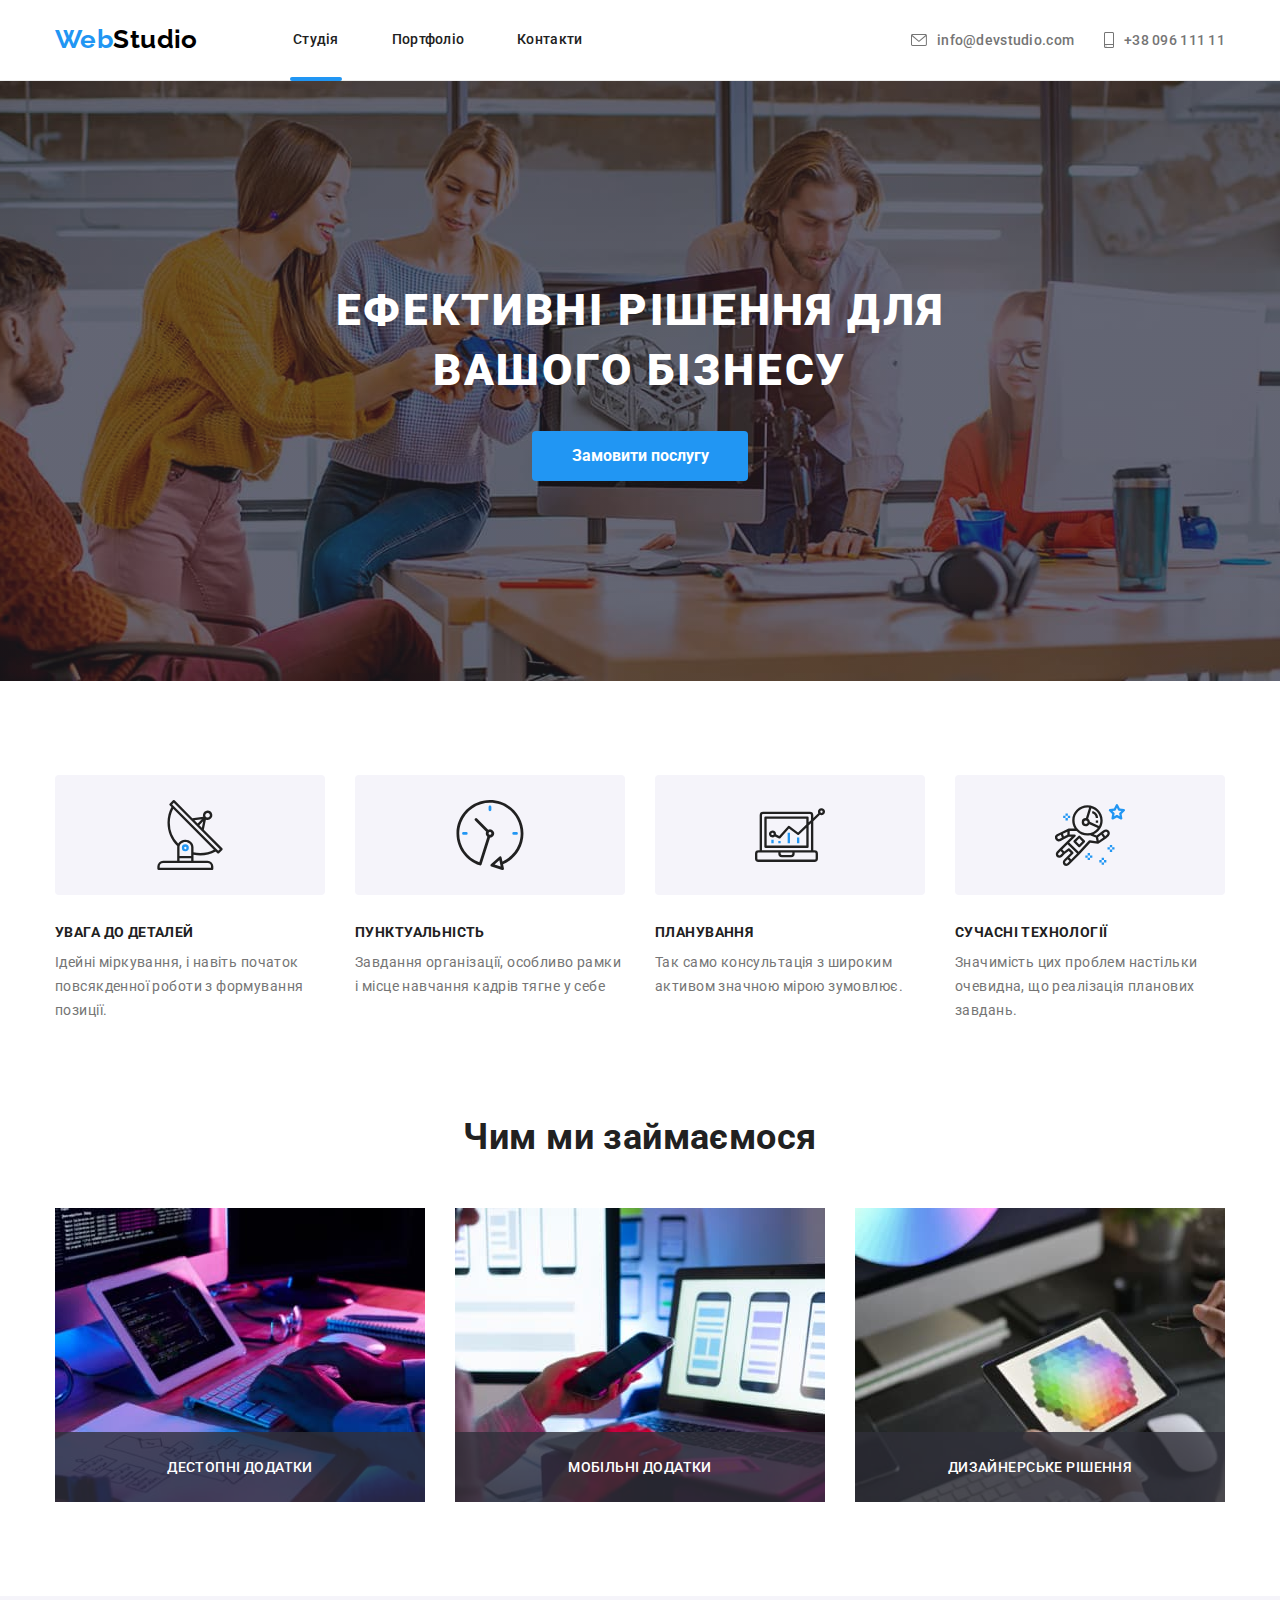
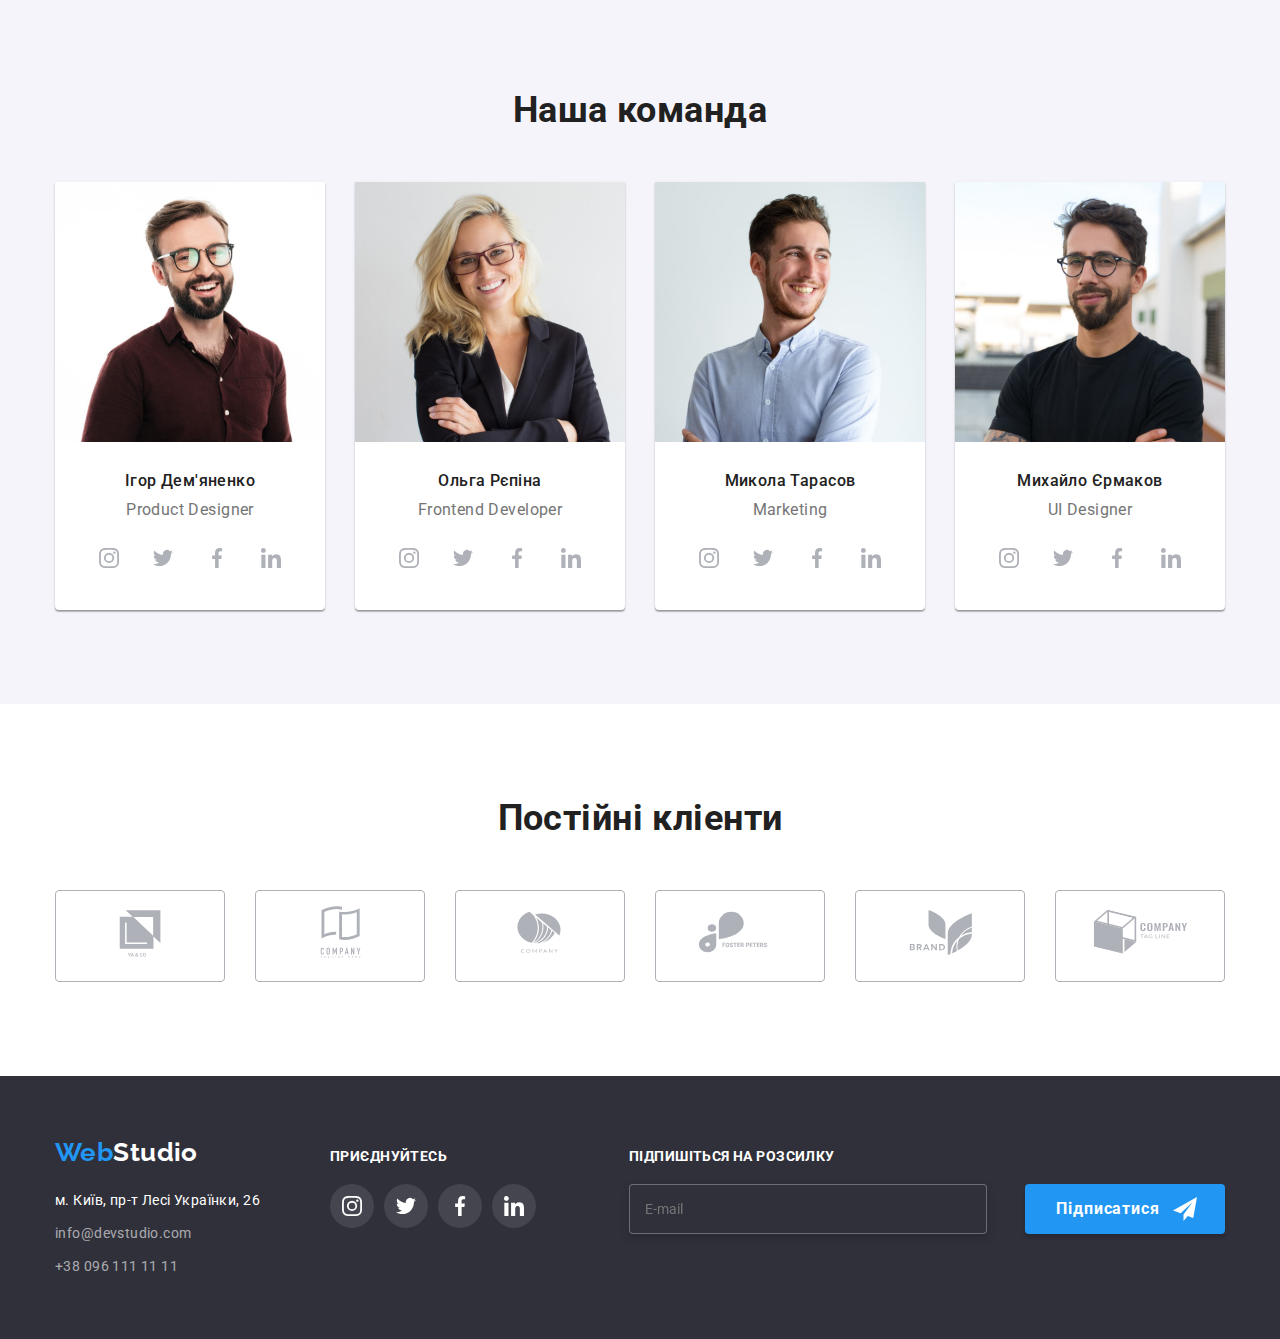
<file: index.html>
<!DOCTYPE html>
<html lang="uk">
  <head>
    <meta charset="UTF-8" />
    <meta http-equiv="X-UA-Compatible" content="IE=edge" />
    <meta name="viewport" content="width=device-width, initial-scale=1.0" />
    <title>WebStudio</title>
    <link rel="preconnect" href="https://fonts.googleapis.com" />
    <link rel="preconnect" href="https://fonts.gstatic.com" crossorigin />
    <link
      href="https://fonts.googleapis.com/css2?family=Raleway:wght@700&family=Roboto:wght@400;500;700;900&display=swap"
      rel="stylesheet"
    />
    <link
      rel="stylesheet"
      href="https://cdnjs.cloudflare.com/ajax/libs/modern-normalize/1.1.0/modern-normalize.min.css"
    />
    <link rel="stylesheet" href="./css/main.min.css" />
    <link rel="stylesheet" href="./css/styles.css" />
  </head>

  <!-- Тело страницы -->

  <body>
    <!-- Шапка -->

    <header>
      <div class="search container">
        <h2 style="display: none">навігація</h2>
        <div class="head">
          <a href="#" class="logo"
            ><span class="logo-first">Web</span><span class="logo-second">Studio</span></a
          >
        </div>

        <nav class="main-nav">
          <ul class="site-nav list">
            <li class="item"><a href="./index.html" class="link current">Студія</a></li>
            <li class="item"><a href="./portfolio.html" class="link">Портфоліо</a></li>
            <li class="item"><a href="#" class="link">Контакти</a></li>
          </ul>
        </nav>

        <ul class="contacts list">
          <li class="contacts-item">
            <a href="mailto:info@devstudio.com" class="contacts-link"
              ><svg class="envelope-icon" width="16" Height="12">
                <use href="./images/symbol.svg#icon-envelope"></use>
              </svg>
              info@devstudio.com</a
            >
          </li>

          <li class="smartphone-item">
            <a href="tel:+380961111111" class="contacts-link"
              ><svg class="smartphone-icon" width="10" Height="16">
                <use href="./images/symbol.svg#icon-smartphone"></use></svg
              >+38 096 111 11</a
            >
          </li>
        </ul>
      </div>
    </header>

    <main>
      <!-- Секция герой -->

      <section class="hero-section">
        <div class="container">
          <h1 class="hero-title">Ефективні рішення для вашого бізнесу</h1>
          <button type="button" class="button" data-modal-open>Замовити послугу</button>
        </div>
      </section>

      <!-- Секция особенности -->

      <section class="section">
        <h2 style="display: none">Особливості</h2>
        <div class="container">
          <ul class="feature-list list">
            <li class="item">
              <div class="feature-icon">
                <svg class="icon-antenna" width="70" Height="70">
                  <use href="./images/symbol.svg#icon-antenna"></use>
                </svg>
              </div>
              <h3 class="feature-title">увага до деталей</h3>
              <p>Ідейні міркування, і навіть початок повсякденної роботи з формування позиції.</p>
            </li>

            <li class="item">
              <div class="feature-icon">
                <svg class="icon-clock" width="70" Height="70">
                  <use href="./images/symbol.svg#icon-clock"></use>
                </svg>
              </div>
              <h3 class="feature-title">пунктуальність</h3>
              <p>Завдання організації, особливо рамки і місце навчання кадрів тягне у себе</p>
            </li>

            <li class="item">
              <div class="feature-icon">
                <svg class="icon-diagram" width="70" Height="70">
                  <use href="./images/symbol.svg#icon-diagram"></use>
                </svg>
              </div>
              <h3 class="feature-title">планування</h3>
              <p>Так само консультація з широким активом значною мірою зумовлює.</p>
            </li>

            <li class="item">
              <div class="feature-icon">
                <svg class="icon-astronaut" width="70" Height="70">
                  <use href="./images/symbol.svg#icon-astronaut"></use>
                </svg>
              </div>
              <h3 class="feature-title">сучасні технології</h3>
              <p>Значимість цих проблем настільки очевидна, що реалізація планових завдань.</p>
            </li>
          </ul>
        </div>
      </section>

      <!-- Примеры работ -->

      <section class="examples section">
        <div class="container">
          <h2 class="section-title">Чим ми займаємося</h2>
          <ul class="examples-list list">
            <li class="examples-item item">
              <img
                src="./images/box1.jpg"
                class="examples-img"
                alt="computer work"
                width="370"
                height="294"
              />
              <div class="examples-img-text"><p class="examples-title">ДЕСТОПНІ ДОДАТКИ</p></div>
            </li>

            <li class="examples-item item">
              <img
                src="./images/box2.jpg"
                class="examples-img"
                alt="work on smartphone"
                width="370"
                height="294"
              />
              <div class="examples-img-text"><p class="examples-title">МОБІЛЬНІ ДОДАТКИ</p></div>
            </li>
            <li class="examples-item item">
              <img
                src="./images/box3.jpg"
                class="examples-img"
                alt="work on tablet"
                width="370"
                height="294"
              />
              <div class="examples-img-text">
                <p class="examples-title">ДИЗАЙНЕРСЬКЕ РІШЕННЯ</p>
              </div>
            </li>
          </ul>
        </div>
      </section>

      <!-- Секция наша команда -->

      <section class="team section">
        <div class="container">
          <h2 class="section-title">Наша команда</h2>
          <ul class="section-team list">
            <li class="item">
              <img
                src="./images/img4.jpg"
                alt="man with glasses"
                width="270"
                height="260"
                class="team-img"
              />
              <div class="team-border">
                <h3 class="author-team">Ігор Дем'яненко</h3>
                <p>Product Designer</p>
                <ul class="team-soc-list list">
                  <li class="team-soc-item">
                    <a href="" class="team-soc-link press">
                      <svg class="team-icon" width="20" Height="20">
                        <use href="./images/symbol.svg#icon-instagram"></use>
                      </svg>
                    </a>
                  </li>
                  <li class="team-soc-item">
                    <a href="" class="team-soc-link press"
                      ><svg class="team-icon" width="20" Height="20">
                        <use href="./images/symbol.svg#icon-twitter"></use>
                      </svg>
                    </a>
                  </li>
                  <li class="team-soc-item">
                    <a href="" class="team-soc-link press"
                      ><svg class="team-icon" width="20" Height="20">
                        <use href="./images/symbol.svg#icon-facebook"></use>
                      </svg>
                    </a>
                  </li>
                  <li class="team-soc-item">
                    <a href="" class="team-soc-link press"
                      ><svg class="team-icon" width="20" Height="20">
                        <use href="./images/symbol.svg#icon-linkedin"></use>
                      </svg>
                    </a>
                  </li>
                </ul>
              </div>
            </li>

            <li class="item">
              <img
                src="./images/img1.jpg"
                alt="Girl in glasses"
                class="team-img"
                width="270"
                height="260"
              />
              <div class="team-border">
                <h3 class="author-team">Ольга Рєпіна</h3>
                <p>Frontend Developer</p>
                <ul class="team-soc-list list">
                  <li class="team-soc-item">
                    <a href="" class="team-soc-link press">
                      <svg class="team-icon" width="20" Height="20">
                        <use href="./images/symbol.svg#icon-instagram"></use>
                      </svg>
                    </a>
                  </li>
                  <li class="team-soc-item">
                    <a href="" class="team-soc-link press"
                      ><svg class="team-icon" width="20" Height="20">
                        <use href="./images/symbol.svg#icon-twitter"></use>
                      </svg>
                    </a>
                  </li>
                  <li class="team-soc-item">
                    <a href="" class="team-soc-link press"
                      ><svg class="team-icon" width="20" Height="20">
                        <use href="./images/symbol.svg#icon-facebook"></use>
                      </svg>
                    </a>
                  </li>
                  <li class="team-soc-item">
                    <a href="" class="team-soc-link press"
                      ><svg class="team-icon" width="20" Height="20">
                        <use href="./images/symbol.svg#icon-linkedin"></use>
                      </svg>
                    </a>
                  </li>
                </ul>
              </div>
            </li>

            <li class="item">
              <img
                src="./images/img2.jpg"
                alt="the male"
                class="team-img"
                width="270"
                height="260"
              />
              <div class="team-border">
                <h3 class="author-team">Микола Тарасов</h3>
                <p>Marketing</p>
                <ul class="team-soc-list list">
                  <li class="team-soc-item">
                    <a href="" class="team-soc-link press">
                      <svg class="team-icon" width="20" Height="20">
                        <use href="./images/symbol.svg#icon-instagram"></use>
                      </svg>
                    </a>
                  </li>
                  <li class="team-soc-item">
                    <a href="" class="team-soc-link press"
                      ><svg class="team-icon" width="20" Height="20">
                        <use href="./images/symbol.svg#icon-twitter"></use>
                      </svg>
                    </a>
                  </li>
                  <li class="team-soc-item">
                    <a href="" class="team-soc-link press"
                      ><svg class="team-icon" width="20" Height="20">
                        <use href="./images/symbol.svg#icon-facebook"></use>
                      </svg>
                    </a>
                  </li>
                  <li class="team-soc-item">
                    <a href="" class="team-soc-link press"
                      ><svg class="team-icon" width="20" Height="20">
                        <use href="./images/symbol.svg#icon-linkedin"></use>
                      </svg>
                    </a>
                  </li>
                </ul>
              </div>
            </li>

            <li class="item">
              <img
                src="./images/img3.jpg"
                alt="man with glasses"
                class="team-img"
                width="270"
                height="260"
              />
              <div class="team-border">
                <h3 class="author-team">Михайло Єрмаков</h3>
                <p>UI Designer</p>
                <ul class="team-soc-list list">
                  <li class="team-soc-item">
                    <a href="" class="team-soc-link">
                      <svg class="team-icon" width="20" Height="20">
                        <use href="./images/symbol.svg#icon-instagram"></use>
                      </svg>
                    </a>
                  </li>
                  <li class="team-soc-item">
                    <a href="" class="team-soc-link"
                      ><svg class="team-icon" width="20" Height="20">
                        <use href="./images/symbol.svg#icon-twitter"></use>
                      </svg>
                    </a>
                  </li>
                  <li class="team-soc-item">
                    <a href="" class="team-soc-link"
                      ><svg class="team-icon" width="20" Height="20">
                        <use href="./images/symbol.svg#icon-facebook"></use>
                      </svg>
                    </a>
                  </li>
                  <li class="team-soc-item">
                    <a href="" class="team-soc-link"
                      ><svg class="team-icon" width="20" Height="20">
                        <use href="./images/symbol.svg#icon-linkedin"></use>
                      </svg>
                    </a>
                  </li>
                </ul>
              </div>
            </li>
          </ul>
        </div>
      </section>

      <!-- _______________________постійні кліенти_____________________ -->

      <section class="regular section">
        <div class="container">
          <h2 class="section-title">Постійні кліенти</h2>
          <ul class="regular-list list">
            <li class="regular-item">
              <a href="" class="regular-link"
                ><svg class="regular-icon" width="106" Height="60">
                  <use href="./images/symbol.svg#icon-Logo-1"></use>
                </svg>
              </a>
            </li>
            <li class="regular-item">
              <a href="" class="regular-link"
                ><svg class="regular-icon" width="106" Height="60">
                  <use href="./images/symbol.svg#icon-Logo-2"></use>
                </svg>
              </a>
            </li>
            <li class="regular-item">
              <a href="" class="regular-link"
                ><svg class="regular-icon" width="106" Height="60">
                  <use href="./images/symbol.svg#icon-Logo-3"></use>
                </svg>
              </a>
            </li>
            <li class="regular-item">
              <a href="" class="regular-link"
                ><svg class="regular-icon" width="106" Height="60">
                  <use href="./images/symbol.svg#icon-Logo-4"></use>
                </svg>
              </a>
            </li>
            <li class="regular-item">
              <a href="" class="regular-link"
                ><svg class="regular-icon" width="106" Height="60">
                  <use href="./images/symbol.svg#icon-Logo-5"></use>
                </svg>
              </a>
            </li>
            <li class="regular-item">
              <a href="" class="regular-link"
                ><svg class="regular-icon" width="106" Height="60">
                  <use href="./images/symbol.svg#icon-Logo-6"></use>
                </svg>
              </a>
            </li>
          </ul>
        </div>
      </section>
    </main>

    <!-- =================================Подвал=====================-->

    <footer>
      <div class="foot container">
        <div>
          <h2 style="display: none">Зв'язатися з нами</h2>
          <a href="#" class="logo"
            ><span class="logo-first">Web</span><span class="logo-second-foot">Studio</span></a
          >

          <address class="address">
            <ul class="address-list list">
              <li class="item">
                <a
                  class="address-maps"
                  href="https://www.google.com/maps/place/бул.+Леси+Украинки,+26,+Киев,+02000/@50.4265807,30.5383858,17z/data=!3m1!4b1!4m5!3m4!1s0x40d4cf0e033ecbe9:0x57a4dffefec77da0!8m2!3d50.4265807!4d30.5383858"
                  target="_blank"
                  rel="noopener noreferrer"
                  >м. Київ, пр-т Лесі Українки, 26</a
                >
              </li>
              <li class="item">
                <a class="address-nav" href="mailto:info@devstudio.com">info@devstudio.com</a>
              </li>
              <li class="item">
                <a class="address-nav" href="tel:+380961111111">+38 096 111 11 11</a>
              </li>
            </ul>
          </address>
        </div>

        <div class="call">
          <h2 class="footer-title">Приєднуйтесь</h2>
          <ul class="footer-soc-list list">
            <li class="footer-soc-item">
              <a href="" class="footer-soc-link">
                <svg class="footer-icon" width="20" Height="20">
                  <use href="./images/symbol.svg#icon-instagram"></use>
                </svg>
              </a>
            </li>
            <li class="footer-soc-item">
              <a href="" class="footer-soc-link"
                ><svg class="footer-icon" width="20" Height="20">
                  <use href="./images/symbol.svg#icon-twitter"></use>
                </svg>
              </a>
            </li>
            <li class="footer-soc-item">
              <a href="" class="footer-soc-link"
                ><svg class="footer-icon" width="20" Height="20">
                  <use href="./images/symbol.svg#icon-facebook"></use>
                </svg>
              </a>
            </li>
            <li class="footer-soc-item">
              <a href="" class="footer-soc-link"
                ><svg class="footer-icon" width="20" Height="20">
                  <use href="./images/symbol.svg#icon-linkedin"></use>
                </svg>
              </a>
            </li>
          </ul>
        </div>

        <!-- ____________________Підпишіться на розсилку_________________________ -->

        <form class="footer-input">
          <label for="subscribe-email" class="label-subscribe">Підпишіться на розсилку</label>
          <input
            class="subscribe-input"
            type="email"
            name="subscribe-email"
            placeholder="E-mail"
            id="subscribe-email"
            required
          />
        </form>
        <button type="submit" class="footer-button">
          <span>Підписатися</span>
          <svg class="icon-send" width="24" Height="24">
            <use href="./images/symbol.svg#icon-send"></use>
          </svg>
        </button>
      </div>
    </footer>

    <!-- ====================================MODAL========================================== -->

    <div class="backdrop is-hidden" data-modal>
      <div class="modal">
        <button type="button" class="modal-close" data-modal-close>
          <svg class="icon-close-black" width="18" Height="18">
            <use href="./images/symbol.svg#icon-close-black"></use>
          </svg>
        </button>

        <p class="modal-title">Залиште свої дані, ми вам передзвонимо</p>
        <form class="modal-form">
          <div class="modal-field">
            <label for="user-name" class="modal-label">Ім'я</label>
            <div class="modal-wrap">
              <input type="text" class="modal-input" name="user-name" id="user-name" required />
              <svg class="icon-person-black" width="18" Height="18">
                <use href="./images/symbol.svg#icon-person-black"></use>
              </svg>
            </div>
          </div>

          <div class="modal-field">
            <label for="user-tel" class="modal-label">Телефон</label>
            <div class="modal-phone">
              <input type="tel" class="modal-input" name="user-tel" id="user-tel" required />
              <svg class="icon-person-black" width="18" Height="18">
                <use href="./images/symbol.svg#icon-phone-black"></use>
              </svg>
            </div>
          </div>

          <div class="modal-field">
            <label for="user-email" class="modal-label">Пошта</label>
            <div class="modal-mail">
              <input type="email" class="modal-input" name="user-email" id="user-email" required />
              <svg class="icon-person-black" width="18" Height="18">
                <use href="./images/symbol.svg#icon-mail-black"></use>
              </svg>
            </div>
          </div>

          <div class="modal-field-comment">
            <label for="user-text" class="modal-label">Коментар</label>
            <textarea
              name="user-text"
              id="user-text"
              placeholder="Введіть текст"
              class="online-comment"
            ></textarea>
          </div>

          <div class="modal-field">
            <input
              type="checkbox"
              class="modal-check visually-hidden"
              name="privacy"
              id="privacy"
            />
            <label for="privacy" class="check-text"
              >Погоджуюся з розсилкою та приймаю <a href="#" class="contract"> Умови договору</a>
            </label>
          </div>

          <button type="submit" class="modal-button">Відправити</button>
        </form>
      </div>
    </div>
    <script src="./js/modal.js"></script>
  </body>
</html>
</file>
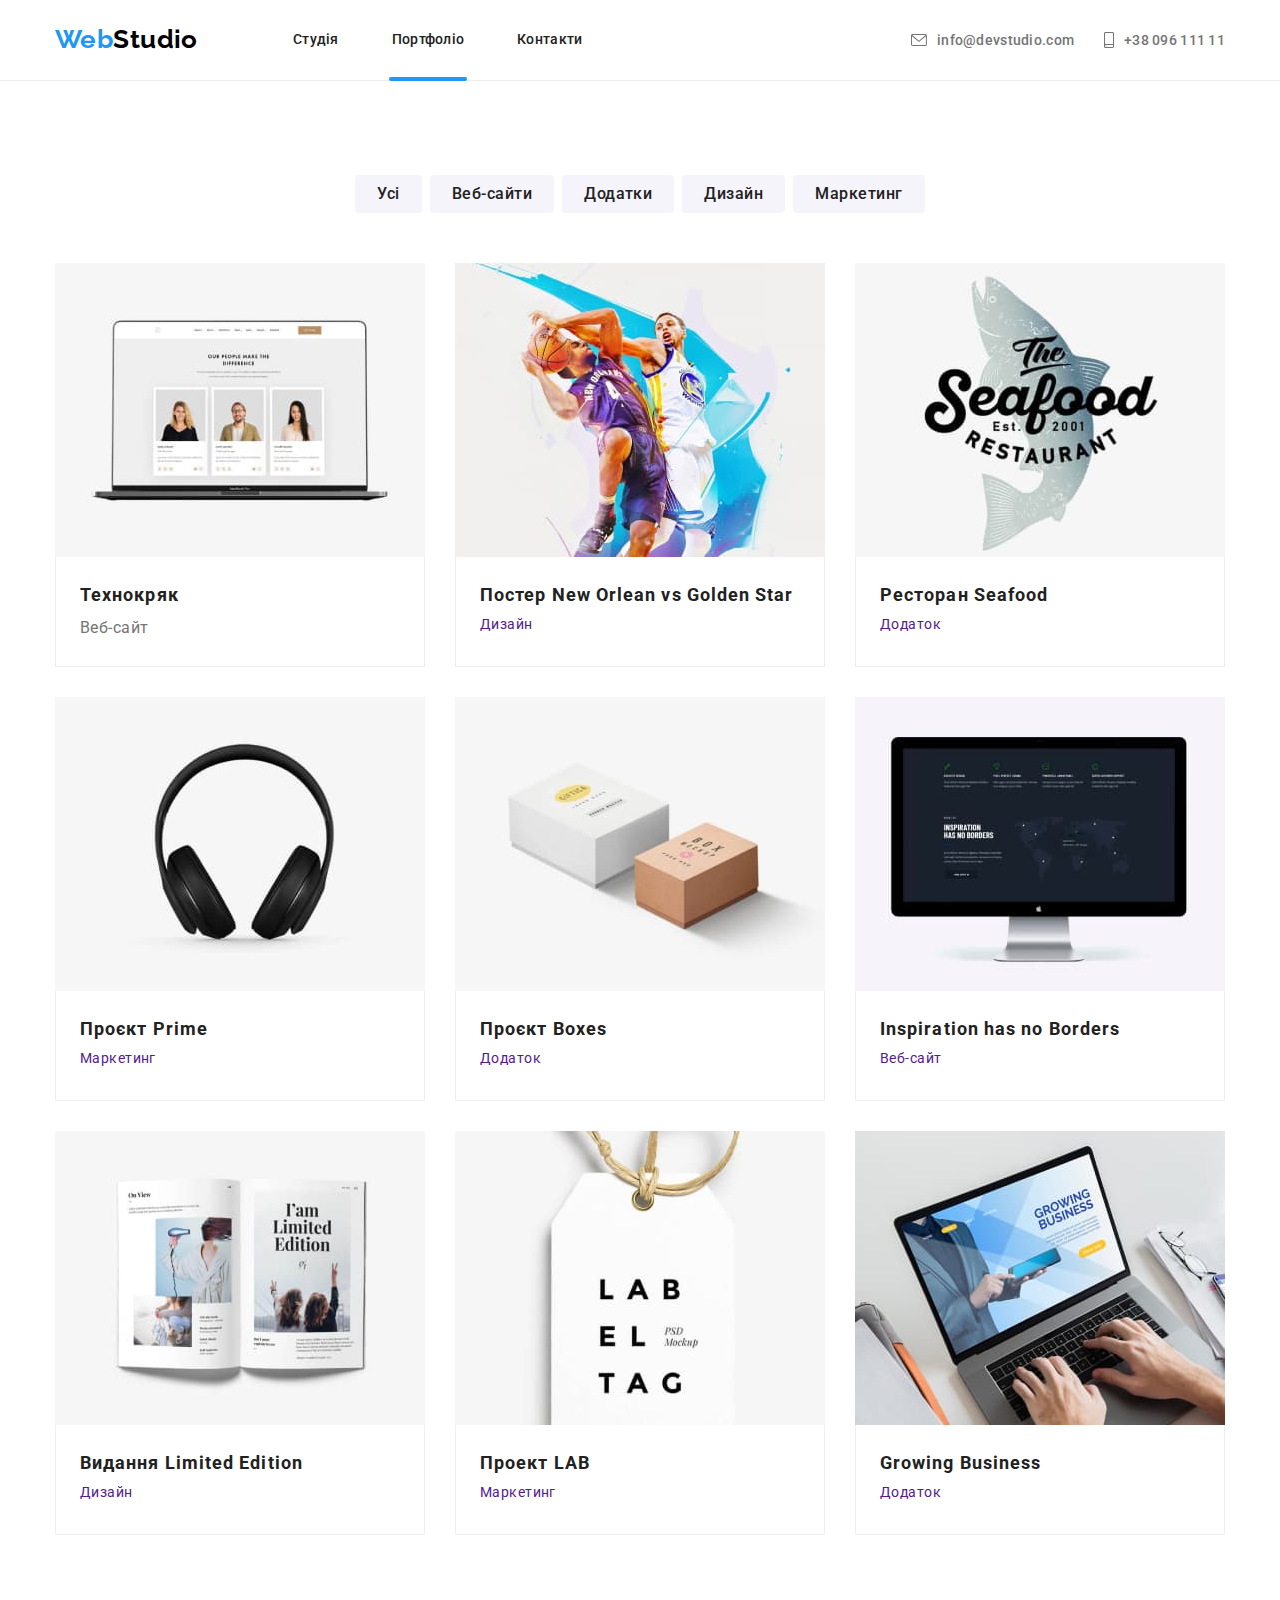
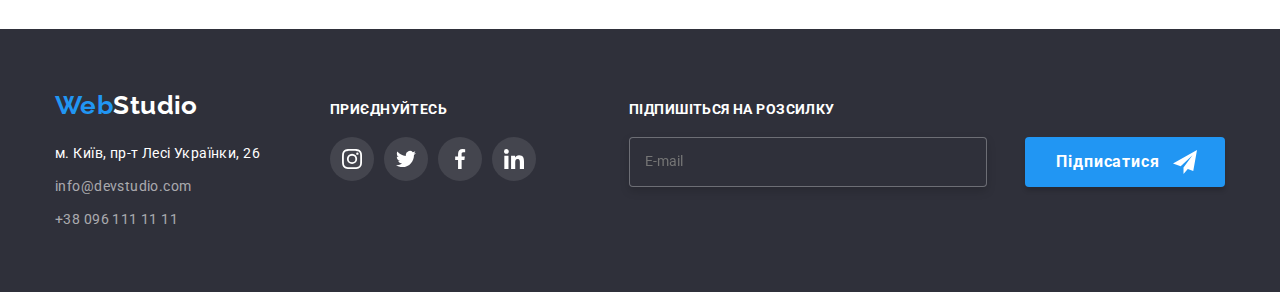
<file: portfolio.html>
<!DOCTYPE html>
<html lang="uk">
  <head>
    <meta charset="UTF-8" />
    <meta http-equiv="X-UA-Compatible" content="IE=edge" />
    <meta name="viewport" content="width=device-width, initial-scale=1.0" />
    <title>Portfolio</title>
    <link rel="preconnect" href="https://fonts.googleapis.com" />
    <link rel="preconnect" href="https://fonts.gstatic.com" crossorigin />
    <link
      href="https://fonts.googleapis.com/css2?family=Raleway:wght@700&family=Roboto:wght@400;500;700;900&display=swap"
      rel="stylesheet"
    />
    <link
      rel="stylesheet"
      href="https://cdnjs.cloudflare.com/ajax/libs/modern-normalize/1.1.0/modern-normalize.min.css"
    />
    <link rel="stylesheet" href="./css/main.min.css" />
    <link rel="stylesheet" href="./css/styles.css" />
  </head>
  <body>
    <!-- Шапка -->

    <header>
      <div class="search container">
        <h2 style="display: none">навігація</h2>
        <div class="head">
          <a href="#" class="logo"
            ><span class="logo-first">Web</span><span class="logo-second">Studio</span></a
          >
        </div>

        <nav class="main-nav">
          <ul class="site-nav list">
            <li class="item"><a href="./index.html" class="link">Студія</a></li>
            <li class="item"><a href="./portfolio.html" class="link current">Портфоліо</a></li>
            <li class="item"><a href="#" class="link">Контакти</a></li>
          </ul>
        </nav>

        <ul class="contacts list">
          <li class="contacts-item">
            <a href="mailto:info@devstudio.com" class="contacts-link"
              ><svg class="envelope-icon" width="16" Height="12">
                <use href="./images/symbol.svg#icon-envelope"></use>
              </svg>
              info@devstudio.com</a
            >
          </li>

          <li class="smartphone-item">
            <a href="tel:+380961111111" class="contacts-link"
              ><svg class="smartphone-icon" width="10" Height="16">
                <use href="./images/symbol.svg#icon-smartphone"></use></svg
              >+38 096 111 11</a
            >
          </li>
        </ul>
      </div>
    </header>

    <main>
      <!-- Фильтр -->

      <section class="section">
        <div class="benefits container">
          <h1 style="display: none">Контент</h1>

          <ul class="filter list">
            <li class="item"><button type="button" class="btn">Усі</button></li>
            <li class="item"><button type="button" class="btn">Веб-сайти</button></li>
            <li class="item"><button type="button" class="btn">Додатки</button></li>
            <li class="item"><button type="button" class="btn">Дизайн</button></li>
            <li class="item"><button type="button" class="btn">Маркетинг</button></li>
          </ul>

          <!-- Галерея -->

          <ul class="gallery">
            <li class="gallery-list list">
              <a href="#" class="gallery-list-link">
                <div class="gallery-list-thumb">
                  <img
                    src="./images/img13.jpg"
                    class="pic"
                    alt="notebook"
                    width="370"
                    height="294"
                  />
                  <p class="gallery-list-text">
                    Ресурс пропонує комплексні пропозиції з різним рівнем функціоналу та сервісів.
                    Все це дозволить відвідувачу отримати вичерпні відомості про компанію чи
                    приватну особу.
                  </p>
                </div>

                <div class="gallerry-border">
                  <h2 class="gallery-title">Технокряк</h2>
                  <p class="gallery-text">Веб-сайт</p>
                </div>
              </a>
            </li>

            <li class="gallery-list list">
              <a href="" class="gallery-list-link">
                <div class="gallery-list-thumb">
                  <p class="gallery-list-text">
                    Ресурс пропонує комплексні пропозиції з різним рівнем функціоналу та сервісів.
                    Все це дозволить відвідувачу отримати вичерпні відомості про компанію чи
                    приватну особу.
                  </p>

                  <img
                    src="./images/img5.jpg"
                    class="pic"
                    alt="basketball players"
                    width="370"
                    height="294"
                  />
                </div>
                <div class="gallerry-border">
                  <h2 class="gallery-title">Постер New Orlean vs Golden Star</h2>
                  <p>Дизайн</p>
                </div>
              </a>
            </li>

            <li class="gallery-list list">
              <a href="" class="gallery-list-link">
                <div class="gallery-list-thumb">
                  <p class="gallery-list-text">
                    Ресурс пропонує комплексні пропозиції з різним рівнем функціоналу та сервісів.
                    Все це дозволить відвідувачу отримати вичерпні відомості про компанію чи
                    приватну особу.
                  </p>

                  <img
                    src="./images/img6.jpg"
                    class="pic"
                    alt="restaurant logo"
                    width="370"
                    height="294"
                  />
                </div>
                <div class="gallerry-border">
                  <h2 class="gallery-title">Ресторан Seafood</h2>
                  <p>Додаток</p>
                </div>
              </a>
            </li>

            <li class="gallery-list list">
              <a href="" class="gallery-list-link">
                <div class="gallery-list-thumb">
                  <p class="gallery-list-text">
                    Ресурс пропонує комплексні пропозиції з різним рівнем функціоналу та сервісів.
                    Все це дозволить відвідувачу отримати вичерпні відомості про компанію чи
                    приватну особу.
                  </p>

                  <img
                    src="./images/img7.jpg"
                    class="pic"
                    alt="headphones"
                    width="370"
                    height="294"
                  />
                </div>
                <div class="gallerry-border">
                  <h2 class="gallery-title">Проєкт Prime</h2>
                  <p>Маркетинг</p>
                </div>
              </a>
            </li>
            <li class="gallery-list list">
              <a href="" class="gallery-list-link">
                <div class="gallery-list-thumb">
                  <p class="gallery-list-text">
                    Ресурс пропонує комплексні пропозиції з різним рівнем функціоналу та сервісів.
                    Все це дозволить відвідувачу отримати вичерпні відомості про компанію чи
                    приватну особу.
                  </p>

                  <img
                    src="./images/img8.jpg"
                    class="pic"
                    alt="gift boxes"
                    width="370"
                    height="294"
                  />
                </div>
                <div class="gallerry-border">
                  <h2 class="gallery-title">Проєкт Boxes</h2>
                  <p>Додаток</p>
                </div>
              </a>
            </li>
            <li class="gallery-list list">
              <a href="" class="gallery-list-link">
                <div class="gallery-list-thumb">
                  <p class="gallery-list-text">
                    Ресурс пропонує комплексні пропозиції з різним рівнем функціоналу та сервісів.
                    Все це дозволить відвідувачу отримати вичерпні відомості про компанію чи
                    приватну особу.
                  </p>

                  <img
                    src="./images/img9.jpg"
                    class="pic"
                    alt="apple imac"
                    width="370"
                    height="294"
                  />
                </div>
                <div class="gallerry-border">
                  <h2 class="gallery-title">Inspiration has no Borders</h2>
                  <p>Веб-сайт</p>
                </div>
              </a>
            </li>
            <li class="gallery-list list">
              <a href="" class="gallery-list-link">
                <div class="gallery-list-thumb">
                  <p class="gallery-list-text">
                    Ресурс пропонує комплексні пропозиції з різним рівнем функціоналу та сервісів.
                    Все це дозволить відвідувачу отримати вичерпні відомості про компанію чи
                    приватну особу.
                  </p>

                  <img src="./images/img10.jpg" class="pic" alt="book" width="370" height="294" />
                </div>
                <div class="gallerry-border">
                  <h2 class="gallery-title">Видання Limited Edition</h2>
                  <p>Дизайн</p>
                </div>
              </a>
            </li>
            <li class="gallery-list list">
              <a href="" class="gallery-list-link">
                <div class="gallery-list-thumb">
                  <p class="gallery-list-text">
                    Ресурс пропонує комплексні пропозиції з різним рівнем функціоналу та сервісів.
                    Все це дозволить відвідувачу отримати вичерпні відомості про компанію чи
                    приватну особу.
                  </p>

                  <img src="./images/img11.jpg" class="pic" alt="label" width="370" height="294" />
                </div>
                <div class="gallerry-border">
                  <h2 class="gallery-title">Проект LAB</h2>
                  <p>Маркетинг</p>
                </div>
              </a>
            </li>
            <li class="gallery-list list">
              <a href="" class="gallery-list-link">
                <div class="gallery-list-thumb">
                  <p class="gallery-list-text">
                    Ресурс пропонує комплексні пропозиції з різним рівнем функціоналу та сервісів.
                    Все це дозволить відвідувачу отримати вичерпні відомості про компанію чи
                    приватну особу.
                  </p>

                  <img
                    src="./images/img12.jpg"
                    class="pic"
                    alt="notebook"
                    width="370"
                    height="294"
                  />
                </div>
                <div class="gallerry-border">
                  <h2 class="gallery-title">Growing Business</h2>
                  <p>Додаток</p>
                </div>
              </a>
            </li>
          </ul>
        </div>
      </section>
    </main>

    <!-- Подвал -->

    <footer>
      <div class="foot container">
        <div>
          <h2 style="display: none">Зв'язатися з нами</h2>
          <a href="#" class="logo"
            ><span class="logo-first">Web</span><span class="logo-second-foot">Studio</span></a
          >

          <address class="address">
            <ul class="address-list list">
              <li class="item">
                <a
                  class="address-maps"
                  href="https://www.google.com/maps/place/бул.+Леси+Украинки,+26,+Киев,+02000/@50.4265807,30.5383858,17z/data=!3m1!4b1!4m5!3m4!1s0x40d4cf0e033ecbe9:0x57a4dffefec77da0!8m2!3d50.4265807!4d30.5383858"
                  target="_blank"
                  rel="noopener noreferrer"
                  >м. Київ, пр-т Лесі Українки, 26</a
                >
              </li>
              <li class="item">
                <a class="address-nav" href="mailto:info@devstudio.com">info@devstudio.com</a>
              </li>
              <li class="item">
                <a class="address-nav" href="tel:+380961111111">+38 096 111 11 11</a>
              </li>
            </ul>
          </address>
        </div>

        <div class="call">
          <h2 class="footer-title">Приєднуйтесь</h2>
          <ul class="footer-soc-list list">
            <li class="footer-soc-item">
              <a href="" class="footer-soc-link">
                <svg class="footer-icon" width="20" Height="20">
                  <use href="./images/symbol.svg#icon-instagram"></use>
                </svg>
              </a>
            </li>
            <li class="footer-soc-item">
              <a href="" class="footer-soc-link"
                ><svg class="footer-icon" width="20" Height="20">
                  <use href="./images/symbol.svg#icon-twitter"></use>
                </svg>
              </a>
            </li>
            <li class="footer-soc-item">
              <a href="" class="footer-soc-link"
                ><svg class="footer-icon" width="20" Height="20">
                  <use href="./images/symbol.svg#icon-facebook"></use>
                </svg>
              </a>
            </li>
            <li class="footer-soc-item">
              <a href="" class="footer-soc-link"
                ><svg class="footer-icon" width="20" Height="20">
                  <use href="./images/symbol.svg#icon-linkedin"></use>
                </svg>
              </a>
            </li>
          </ul>
        </div>

        <!-- ____________________Підпишіться на розсилку_________________________ -->

        <form class="footer-input">
          <label for="subscribe-email" class="label-subscribe">Підпишіться на розсилку</label>
          <input
            class="subscribe-input"
            type="email"
            name="subscribe-email"
            placeholder="E-mail"
            id="subscribe-email"
            required
          />
        </form>
        <button type="submit" class="footer-button">
          <span>Підписатися</span>
          <svg class="icon-send" width="24" Height="24">
            <use href="./images/symbol.svg#icon-send"></use>
          </svg>
        </button>
      </div>
    </footer>
  </body>
</html>
</file>
<file: css/styles.css>
.section {
  padding-top: 94px;
  padding-bottom: 94px;
}

:root {
  --primary-text-color: rgba(117, 117, 117, 1);
  --title-text-color: rgba(33, 33, 33, 1);
  --accent-color: rgba(33, 150, 243, 1);
  --primary-bg-color: rgba(255, 255, 255, 1);

  --transition-transform: background-color 250ms cubic-bezier(0.4, 0, 0.2, 1),
    color 250ms cubic-bezier(0.4, 0, 0.2, 1), fill 250ms cubic-bezier(0.4, 0, 0.2, 1);
}

.visually-hidden {
  position: absolute;
  white-space: nowrap;
  width: 1px;
  height: 1px;
  overflow: hidden;
  border: 0;
  padding: 0;
  clip: rect(0 0 0 0);
  clip-path: inset(50%);
  margin: -1px;
}

/*_______________________Button_______________________*/

.button {
  color: var(--primary-bg-color);
  background-color: var(--accent-color);

  padding: 10px 32px;
  min-width: 216px;

  border-radius: 4px;
  border: none;
  cursor: pointer;
  font-family: 'Roboto', sans-serif;
  font-style: normal;
  font-weight: 700;
  font-size: 16px;
  line-height: 1.87;
  text-align: center;

  transition: var(--transition-transform);
}

.button:hover,
.button:focus {
  color: var(--accent-color);
  background-color: rgba(245, 244, 250, 1);

  border: none;
  transition: var(--transition-transform);
}

.section-title {
  margin-bottom: 50px;

  color: var(--title-text-color);
  font-weight: 700;
  font-size: 36px;
  line-height: 1.16;
  text-align: center;
}

/* _________________________Шапка_______________________ */

header {
  border-bottom: 1px solid rgba(236, 236, 236, 1);
}

.search {
  align-items: center;
  background-color: rgba(255, 255, 255, 1);
  display: flex;
}

.logo {
  display: inline-block;
  width: 145px;
  height: 31px;

  font-weight: 700;
  font-size: 26px;
  line-height: 1.19;
  text-decoration: none;
  font-family: 'Raleway', sans-serif;
}

.logo-first {
  color: var(--accent-color);
}

.logo-second {
  color: rgba(0, 0, 0, 1);
}

.logo-second-foot {
  color: var(--primary-bg-color);
}

/*____________________ Навигация___________________ */

.main-nav {
  display: flex;
  align-items: center;
}

.site-nav {
  display: flex;
  align-items: center;

  margin-left: 90px;
}

.site-nav .item + .item {
  margin-left: 47px;
}

.main-nav .link {
  padding: 32px 3px;
  color: var(--title-text-color);
  text-decoration: none;
  font-weight: 500;
  font-size: 14px;
  line-height: 1.14;
  letter-spacing: 0.02em;
  position: relative;

  transition: var(--transition-transform);
}

.link:hover,
.link:focus {
  color: var(--accent-color);
  transition: var(--transition-transform);
}

.current {
  color: var(--accent-color);

  display: flex;
  transition: var(--transition-transform);
}

.current::after {
  content: '';
  height: 4px;
  width: 100%;
  position: absolute;

  bottom: -1px;
  left: 0px;

  background-color: var(--accent-color);
  border-radius: 2px;

  transition: var(--transition-transform);
}

/* ___________________Contacts___________________*/

.search .contacts {
  display: flex;
  margin-left: auto;
  gap: 30px;
}

.smartphone-item {
  display: flex;
  flex-direction: row-reverse;
  align-items: center;
}

.contacts-item {
  display: flex;
  flex-direction: row-reverse;
  align-items: center;
}

.envelope-icon {
  margin-right: 10px;
  fill: rgba(117, 117, 117, 1);
  transition: var(--transition-transform);
}

.contacts-link {
  display: flex;
  align-items: center;

  color: rgba(117, 117, 117, 1);
  font-weight: 500;
  font-size: 14px;
  line-height: calc(16 / 14);
  letter-spacing: 0.02em;
  text-decoration: none;

  transition: var(--transition-transform);
}

.contacts-link:hover,
.contacts-link:focus {
  color: var(--accent-color);
}

.envelope-icon .contacts-envelope:hover .envelope-icon,
.contacts-envelope:focus .envelope-icon {
  fill: var(--accent-color);
}

.smartphone-icon {
  margin-right: 10px;
  fill: rgba(117, 117, 117, 1);

  transition: var(--transition-transform);
}

.contacts-link:hover .smartphone-icon,
.contacts-link:focus .smartphone-icon,
.contacts-link:hover .envelope-icon,
.contacts-link:focus .envelope-icon {
  fill: var(--accent-color);
}

/* ____________________Секция герой_______________________*/

.hero-section {
  background-color: rgba(196, 196, 196, 1);

  height: 600px;
  max-width: 1600px;
  margin-left: auto;
  margin-right: auto;
  background-image: linear-gradient(rgba(47, 48, 58, 0.4), rgba(47, 48, 58, 0.4)),
    url(../images/hero.jpg);
  background-repeat: no-repeat;
  background-position: center;
  background-size: cover;
}

.hero-section .section {
  display: flex;
}

.hero-section .container {
  min-height: 600px;
  display: flex;
  flex-direction: column;
  justify-content: center;
  align-items: center;
}

.hero-title {
  margin-bottom: 30px;
  display: block;

  color: rgba(255, 255, 255, 1);
  text-align: center;
  font-weight: 900;
  max-width: 696px;
  font-size: 44px;
  line-height: 1.36;
  letter-spacing: 0.06em;
  text-transform: uppercase;
}

/* ____________________Секция особенности______________________ */

.feature-list {
  display: flex;
}

.feature-list .item + .item {
  margin-left: 30px;
}

.feature-title {
  margin-top: 0;
  margin-bottom: 10px;

  color: var(--title-text-color);
  font-weight: 700;
  font-size: 14px;
  line-height: 1.14;
  text-transform: uppercase;
}

.feature-icon {
  display: flex;
  justify-content: center;
  align-items: center;

  margin-bottom: 30px;

  background-color: rgba(245, 244, 250, 1);
  width: 270px;
  height: 120px;
  border-radius: 4px;
}

/*-------------------------Примеры работ-----------------------*/

.examples {
  padding-top: 0px;
}

.examples-list {
  display: flex;
}

.examples-list .item:not(:last-child) {
  margin-right: 30px;
}

.examples-item {
  position: relative;
}

.examples-img-text {
  display: flex;
  justify-content: center;
  align-items: center;
  position: absolute;
  bottom: 0;
  left: 0;
  background-color: rgba(47, 48, 58, 0.8);

  height: 70px;
  width: 100%;
}

.examples-title {
  height: 16px;
  font-weight: 500;

  line-height: calc(16 / 14);
  text-align: center;
  letter-spacing: 0.03em;
  color: rgba(255, 255, 255, 1);
}

/*_______________________Наша команда_________________________ */

.team {
  background-color: rgba(245, 244, 250, 1);
}

.team-border {
  padding: 30px 10px;

  display: flex;
  text-align: center;
  flex-direction: column;
  justify-content: center;
}

.author-team {
  margin-bottom: 10px;

  color: var(--title-text-color);
  font-weight: 500;
  font-size: 16px;
  line-height: 1.18;
}

.section-team {
  display: flex;

  width: 270px;
  height: 428px;
  font-size: 16px;
  line-height: 1.18;
}

.section-team .item {
  background-color: var(--primary-bg-color);
  box-shadow: 0px 1px 3px rgba(0, 0, 0, 0.12), 0px 1px 1px rgba(0, 0, 0, 0.14),
    0px 2px 1px rgba(0, 0, 0, 0.2);
  border-radius: 0px 0px 4px 4px;
}

.section-team .item + .item {
  margin-left: 30px;
}

.team-border > p {
  margin-bottom: 16px;
}

.team-soc-list {
  display: flex;
  justify-content: center;
  gap: 10px;
}

.team-soc-link {
  width: 44px;
  height: 44px;

  border-radius: 50%;

  display: flex;
  align-items: center;
  justify-content: center;

  transition: var(--transition-transform);
}

.team-icon {
  fill: rgba(175, 177, 184, 1);

  transition: var(--transition-transform);
}

.team-soc-link:hover,
.team-soc-link:focus {
  background-color: var(--accent-color);
}

.team-icon:hover,
.team-icon:focus {
  fill: var(--primary-bg-color);
}

.team-soc-link:hover .team-icon,
.team-soc-link:focus .team-icon {
  fill: var(--primary-bg-color);
}

/*____________________Постійні кліенти__________________ */

.regular {
  height: 372px;
}

.regular-list {
  display: flex;
  justify-content: center;

  gap: 30px;
}

.regular-item {
  display: flex;
  justify-content: center;
  align-items: center;
}

.regular-link {
  border: 1px solid;
  width: 170px;
  height: 92px;
  padding: 12px 32px;

  border-color: rgba(175, 177, 184, 1);
  border-radius: 4px;
  transition: var(--transition-transform), border-color 250ms cubic-bezier(0.4, 0, 0.2, 1);
}

.regular-link:hover,
.regular-link:focus {
  border-color: var(--accent-color);
}

.regular-icon {
  fill: rgba(175, 177, 184, 1);

  transition: var(--transition-transform);
}

.regular-icon:hover,
.regular-icon:focus {
  fill: var(--accent-color);
}

.regular-link:hover .regular-icon,
.regular-link:focus .regular-icon {
  fill: var(--accent-color);
}

/* =======================Подвал============================ */

footer {
  background-color: rgba(47, 48, 58, 1);
}

.foot {
  display: flex;
  align-items: baseline;

  padding-top: 60px;
  padding-bottom: 60px;
}

.address-list .item:not(:last-child) {
  margin-bottom: 9px;
}

.call {
  margin-top: 12px;
  margin-left: 70px;
}

.logo-sec,
.address-maps {
  color: var(--primary-bg-color);

  text-decoration: none;

  transition: var(--transition-transform);
}

.address {
  margin-top: 20px;
  font-style: normal;
}

.address-maps:hover,
.address-maps:focus {
  color: var(--accent-color);
}

.address-nav {
  color: rgba(255, 255, 255, 0.6);
  text-decoration: none;

  transition: var(--transition-transform);
}

.address-nav:hover,
.address-nav:focus {
  color: var(--accent-color);
}

/*______________ Приєднуйтесь */

.footer-title {
  margin-bottom: 20px;

  color: var(--primary-bg-color);

  font-size: 14px;
  line-height: calc(16 / 14);
  letter-spacing: 0.03em;
  text-transform: uppercase;
}

.footer-soc-list {
  display: flex;
  gap: 10px;
}

.footer-soc-link {
  width: 44px;
  height: 44px;

  display: flex;
  align-items: center;
  justify-content: center;
  border-radius: 50%;

  background: rgba(255, 255, 255, 0.1);

  transition: var(--transition-transform);
}

.footer-icon {
  fill: var(--primary-bg-color);
}

.footer-soc-link:hover,
.footer-soc-link:focus {
  background-color: var(--accent-color);
}

.footer-icon:hover,
.footer-icon:focus {
  fill: var(--primary-bg-color);
}

.footer-soc-link:hover .footer-icon {
  fill: var(--primary-bg-color);
}

.footer-soc-link:focus .footer-icon {
  fill: var(--primary-bg-color);
}

/* --------------------PORTFOLIO.CSS-------------------- */

/* Фильтр */

.filter {
  display: flex;
  justify-content: center;
  margin-bottom: 50px;
}

.filter .item:not(:last-child) {
  margin-right: 8px;
}

.btn {
  color: var(--title-text-color);
  background-color: rgba(245, 244, 250, 1);
  border: none;
  cursor: pointer;
  padding: 6px 22px 6px 22px;

  font-family: 'Roboto', sans-serif;
  font-weight: 500;
  font-size: 16px;
  line-height: 1.62;
  letter-spacing: 0.03em;
  border-radius: 4px;
  transition: var(--transition-transform), box-shadow 250ms cubic-bezier(0.4, 0, 0.2, 1);
}

.btn:hover,
.btn:focus {
  color: var(--primary-bg-color);
  background-color: var(--accent-color);
  box-shadow: 0px 3px 1px rgba(0, 0, 0, 0.1), 0px 1px 2px rgba(0, 0, 0, 0.08),
    0px 2px 2px rgba(0, 0, 0, 0.12);
  border: none;
  transition: var(--transition-transform), box-shadow 250ms cubic-bezier(0.4, 0, 0.2, 1);
}

/* _____________________Галерея___________________ */

.gallery {
  margin-top: 0px;
  margin-bottom: 0px;

  padding: 0px;
  display: flex;
  flex-wrap: wrap;
}

.gallery-list {
  display: block;
  margin-right: 30px;
  margin-bottom: 30px;
}

.gallery-list-thumb {
  position: relative;
  overflow: hidden;
}

.gallerry-border {
  padding: 20px 24px 20px 24px;

  height: 110px;
  border: 1px solid rgba(238, 238, 238, 1);
  border-top: none;
}

.gallery-list-link:hover .gallery-list-text,
.gallery-list-link:focus .gallery-list-text {
  transform: translateY(0);
  transition: transform 250ms;
}

.gallery-list-text {
  left: 0;
  top: 0;
  position: absolute;
  display: inline-block;
  height: 100%;

  padding: 63px 24px;

  font-size: 18px;
  line-height: calc(28 / 18);
  color: var(--primary-bg-color);
  letter-spacing: 0.03em;

  background: rgba(33, 150, 243, 0.9);

  transform: translateY(101%);
  transition: transform 250ms;
}

.gallery-list-link:hover .gallery-list-text {
  transform: translateY(0);
}

.gallery-list {
  display: block;
  margin-right: 30px;
  margin-bottom: 30px;
  outline: none;
}

.gallery-list-link {
  display: block;
  text-decoration: none;
  outline: none;
  transition: box-shadow 250ms cubic-bezier(0.4, 0, 0.2, 1);
}

.gallery-list-link:hover,
.gallery-list-link:focus {
  box-shadow: 0px 1px 1px rgba(0, 0, 0, 0.12), 0px 4px 4px rgba(0, 0, 0, 0.06),
    1px 4px 6px rgba(0, 0, 0, 0.16);
  transition: box-shadow 250ms cubic-bezier(0.4, 0, 0.2, 1);
}

.gallery-list:nth-child(3n) {
  margin-right: 0px;
}

.gallery-list:nth-last-child(-n + 3) {
  margin-bottom: 0px;
}

.gallery-title {
  color: var(--title-text-color);

  margin-top: 0px;
  margin-bottom: 0px;
  padding: 0px;

  font-weight: 700;
  font-size: 18px;
  line-height: 2;
  letter-spacing: 0.06em;
}

.gallery-text {
  font-size: 16px;
  line-height: calc(30 / 16);
  letter-spacing: 0.03em;
  color: rgba(117, 117, 117, 1);
}

/* ____________Підпишіться на розсилку_________________ */

.footer-subscribe {
  padding-bottom: 34px;
}

.footer-button {
  position: relative;

  margin-top: 48px;
  margin-bottom: auto;
  margin-left: auto;
  margin-right: 0;

  padding: 10px 62px 10px 28px;

  cursor: pointer;
  border: none;

  color: var(--primary-bg-color);
  font-weight: 700;
  font-size: 16px;
  line-height: calc(30 / 16);
  text-align: center;
  letter-spacing: 0.06em;
  width: 200px;
  height: 50px;
  background: #2196f3;
  box-shadow: 0px 4px 4px rgba(0, 0, 0, 0.15);
  border-radius: 4px;

  transition: var(--transition-transform);
}

.icon-send {
  display: inline-block;

  position: absolute;

  top: 50%;
  transform: translateY(-50%);
  right: 28px;

  fill: rgba(255, 255, 255, 1);
  transition: var(--transition-transform);
}

.footer-button:hover,
.footer-button:focus {
  background: var(--primary-bg-color);
  color: var(--accent-color);
  transition: var(--transition-transform);
}

.footer-button:hover .icon-send,
.footer-button:focus .icon-send {
  fill: var(--accent-color);
  transition: var(--transition-transform);
}

.footer-input {
  margin-left: 93px;
}

.label-subscribe {
  display: block;
  margin-bottom: 20px;

  width: 207px;
  height: 16px;
  font-weight: 700;
  font-size: 14px;
  line-height: calc(16 / 14);
  letter-spacing: 0.03em;
  text-transform: uppercase;

  color: #ffffff;
}

.footer-subscribe-title {
  width: 207px;
  height: 16px;

  font-weight: 700;
  font-size: 14px;
  line-height: 16px;
  letter-spacing: 0.03em;
  text-transform: uppercase;

  color: #ffffff;
}

.subscribe-input {
  padding: 15px 15px 16px;
  width: 358px;
  height: 50px;
  color: #ffffff;

  background-color: rgba(47, 48, 58, 1);

  border: 1px solid rgba(255, 255, 255, 0.3);
  filter: drop-shadow(0px 4px 4px rgba(0, 0, 0, 0.15));
  border-radius: 4px;
}

/* ___________________MODAL________________________ */

.backdrop {
  position: fixed;
  top: 0%;
  width: 100%;
  height: 100%;
  background-color: rgba(0, 0, 0, 0.2);
  transition: opacity 250ms linear, visibility 250ms linear;
}

.modal {
  position: absolute;
  transition: transform 250ms linear;
  top: 50%;
  left: 50%;
  transform: translate(-50%, -50%) scale(1) rotate(360deg);

  padding: 40px;

  width: 528px;
  min-height: 581px;
  max-height: 100%;

  background-color: var(--primary-bg-color);

  border-radius: 4px;
  box-shadow: 0px 1px 3px rgba(0, 0, 0, 0.12), 0px 1px 1px rgba(0, 0, 0, 0.14),
    0px 2px 1px rgba(0, 0, 0, 0.2);
}

.is-hidden {
  opacity: 0;
  visibility: hidden;
  pointer-events: none;
}

.backdrop.is-hidden .modal {
  transform: translate(-50%, -50%) scale(0) rotate(0);
}

.modal-close {
  top: 8px;
  right: 8px;
  padding: 0;
  cursor: pointer;

  width: 30px;
  height: 30px;
  background-color: var(--primary-bg-color);

  border: 1px solid rgba(0, 0, 0, 0.1);

  position: fixed;
  display: flex;
  border-radius: 50%;
  justify-content: center;
  align-items: center;
  transition: var(--transition-transform);
}

.icon-close-black {
  fill: rgba(0, 0, 0, 1);
  transition: var(--transition-transform);
}

.modal-close:hover .icon-close-black,
.modal-close:focus .icon-close-black {
  fill: var(--accent-color);
  transition: var(--transition-transform);
}

.modal-title {
  font-weight: 700;
  font-size: 20px;
  line-height: calc(23 / 20);
  text-align: center;
  letter-spacing: 0.03em;
  margin-bottom: 12px;
  color: rgba(33, 33, 33, 1);
}

.modal-field:nth-child(-n + 3) {
  margin-bottom: 10px;
}

.modal-field-comment {
  display: flex;
  flex-direction: column;
  margin-bottom: 20px;
}

.modal-input {
  padding: 0 0 0 42px;
  display: block;

  width: 448px;
  height: 40px;
  border: 1px solid rgba(33, 33, 33, 0.2);
  border-radius: 4px;
  color: var(--primary-text-color);
}
.online-comment,
.modal-input:focus {
  outline-color: var(--accent-color);
}

.modal-input:focus + .icon-person-black {
  fill: var(--accent-color);
}

.modal-wrap {
  position: relative;
  top: 0;
  left: 0;
}

.icon-person-black {
  left: 12px;
  position: absolute;
  top: 50%;
  transform: translateY(-50%);
}

.modal-phone {
  position: relative;
  top: 0;
  left: 0;
}

.modal-mail {
  position: relative;
  top: 0;
  left: 0;
}

.modal-input::placeholder {
  color: rgba(117, 117, 117, 0.5);
}

.modal-button {
  margin-left: auto;
  margin-right: auto;
  display: block;
  cursor: pointer;
  border: none;
  width: 200px;
  height: 50px;
  background: #2196f3;

  color: var(--primary-bg-color);
  font-weight: 700;
  font-size: 16px;
  line-height: calc(30 / 16);
  text-align: center;
  letter-spacing: 0.06em;

  box-shadow: 0px 4px 4px rgba(0, 0, 0, 0.15);
  border-radius: 4px;
  transition: var(--transition-transform), box-shadow 250ms cubic-bezier(0.4, 0, 0.2, 1);
}

.modal-button:hover,
.modal-button:focus {
  color: var(--accent-color);
  background: var(--primary-bg-color);
  border: none;
  transition: var(--transition-transform), box-shadow 250ms cubic-bezier(0.4, 0, 0.2, 1);
}

.modal-label {
  display: block;

  margin-bottom: 4px;
  font-size: 12px;
  line-height: calc(14 / 12);
  letter-spacing: 0.01em;
  color: #757575;
}

.online-comment {
  padding: 12px 16px;
  width: 100%;
  height: 120px;
  border: 1px solid rgba(33, 33, 33, 0.2);
  border-radius: 4px;
  resize: none;
}

.modal-check {
  height: 24px;
}

.contract {
  color: var(--accent-color);
}

.check-text {
  display: flex;
  justify-content: center;
  align-items: center;

  margin-bottom: 30px;

  height: 24px;
  font-size: 14px;
  line-height: calc(24 / 14);
  letter-spacing: 0.03em;
  color: #757575;
}

.check-text::before {
  content: '';
  width: 16px;
  height: 15px;

  margin-right: 7px;
  border: 2px solid var(--title-text-color);
  border-radius: 2px;
}

.modal-check:checked + .check-text::before {
  background-repeat: no-repeat;
  background-position: center;
  background-color: var(--accent-color);
  border: none;
  background-image: url(../images/vector.svg);
}

/* ______________________________________uhuhuhuhuhuh_______________ */
</file>
<file: css/main.min.css>
*,*::before,*::after{box-sizing:border-box}body{color:var(--primary-text-color);background-color:var(--primary-bg-color);font-family:"roboto",sans-serif;letter-spacing:.03em;font-style:normal;font-weight:400;font-size:14px;line-height:1.71}.list{margin:0;padding:0;list-style:none}.container{width:1200px;max-width:100%;margin-left:auto;margin-right:auto;padding-left:15px;padding-right:15px}p,h1,h2,h3,h4,h5,h6{margin-top:0px;margin-bottom:0px}ul.ol{margin-top:0;margin-bottom:0;padding-left:0}img{display:block}/*# sourceMappingURL=main.min.css.map */
</file>
